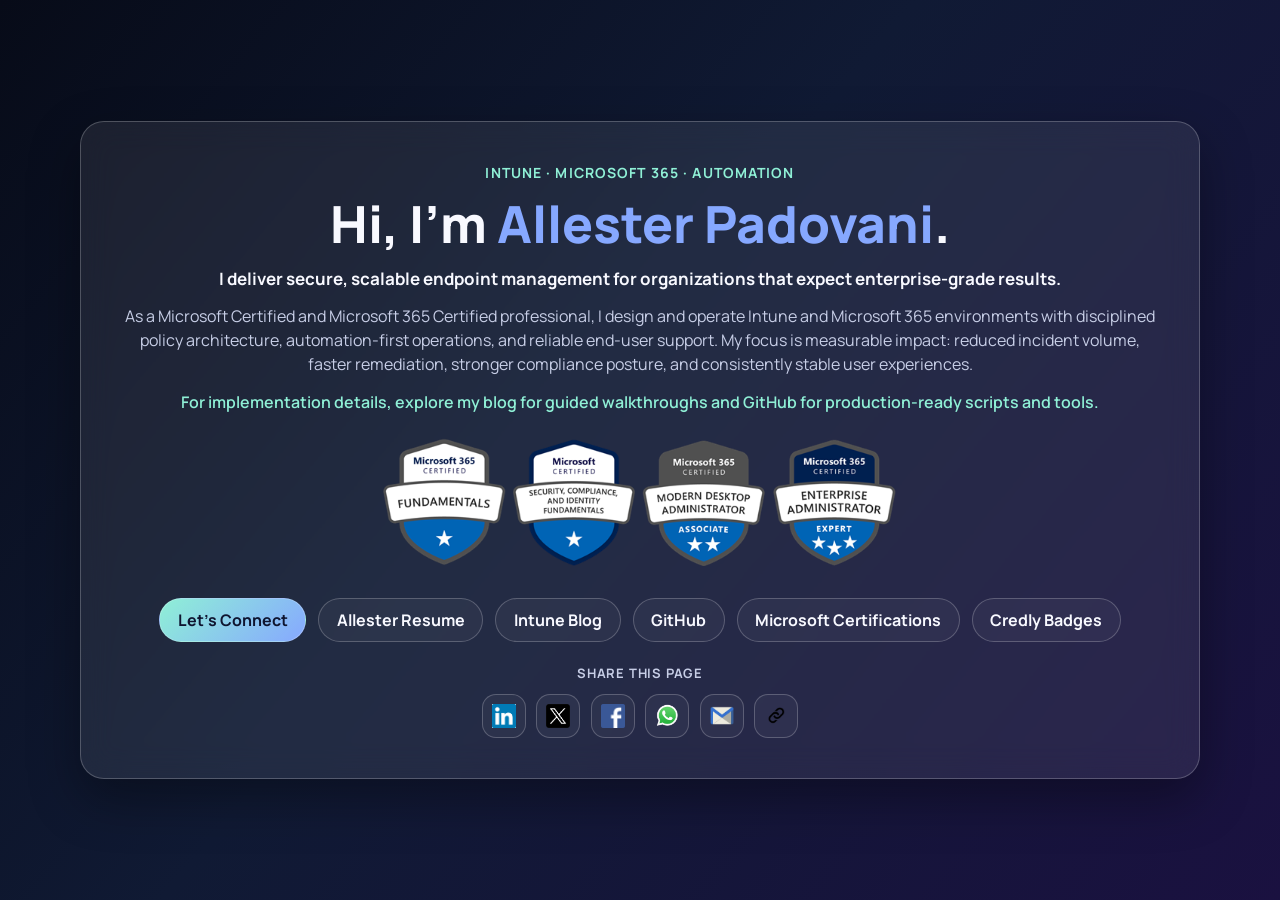
<file: index.html>
<!DOCTYPE html>
<html lang="en">

<head>
    <meta charset="UTF-8">
    <meta name="viewport" content="width=device-width, initial-scale=1.0">
    <meta name="theme-color" content="#070b18">
    <link rel="icon" type="image/svg" href="Icons/favicon.svg">
    <link rel="canonical" href="https://intuneadministrator.github.io/IntuneAdministratorSite/">
    <title>Allester Padovani | Microsoft Intune Specialist</title>
    <meta name="description" content="Allester Padovani – Microsoft Intune Specialist sharing real-world solutions, automation, and endpoint management strategies.">
    <!-- Open Graph -->
    <meta property="og:title" content="Allester Padovani | Microsoft Intune Specialist">
    <meta property="og:description" content="Allester Padovani – Microsoft Intune Specialist sharing real-world solutions, automation, and endpoint management strategies.">
    <meta property="og:image" content="https://intuneadministrator.github.io/IntuneAdministratorSite/Icons/Connect.jpg">
    <meta property="og:image:secure_url" content="https://intuneadministrator.github.io/IntuneAdministratorSite/Icons/Connect.jpg">
    <meta property="og:image:type" content="image/jpeg">
    <meta property="og:image:width" content="480">
    <meta property="og:image:height" content="267">
    <meta property="og:image:alt" content="Allester Padovani – Microsoft Intune Specialist">
    <meta property="og:url" content="https://intuneadministrator.github.io/IntuneAdministratorSite/">
    <meta property="og:type" content="website">
    <meta property="og:site_name" content="Allester Padovani">
    <meta property="og:locale" content="en_US">

    <!-- Twitter Card -->
    <meta name="twitter:card" content="summary_large_image">
    <meta name="twitter:title" content="Allester Padovani | Microsoft Intune Specialist">
    <meta name="twitter:description" content="Allester Padovani – Microsoft Intune Specialist sharing real-world solutions, automation, and endpoint management strategies.">
    <meta name="twitter:image" content="https://intuneadministrator.github.io/IntuneAdministratorSite/Icons/Connect.jpg">

    <script type="application/ld+json">
    {"@context":"https://schema.org","@type":"WebPage","name":"Allester Padovani | Microsoft Intune Specialist","url":"https://intuneadministrator.github.io/IntuneAdministratorSite/","description":"Allester Padovani – Microsoft Intune Specialist sharing real-world solutions, automation, and endpoint management strategies.","primaryImageOfPage":{"@type":"ImageObject","url":"https://intuneadministrator.github.io/IntuneAdministratorSite/Icons/Connect.jpg"}}
    </script>

    <link rel="preconnect" href="https://fonts.googleapis.com">
    <link rel="preconnect" href="https://fonts.gstatic.com" crossorigin>
    <link href="https://fonts.googleapis.com/css2?family=Manrope:wght@400;500;700;800&display=swap" rel="stylesheet">
    <style>
        :root {
            /*
             * Design system — identical on mobile and desktop (layout-only breakpoints elsewhere).
             * Background: #070b18 → #101a34 (45%) → #1a1140
             */
            --bg-1: #070b18;
            --bg-2: #101a34;
            --bg-3: #1a1140;
            --page-gradient: linear-gradient(130deg, var(--bg-1), var(--bg-2) 45%, var(--bg-3));
            --glass: rgba(255, 255, 255, 0.08);
            --glass-border: rgba(255, 255, 255, 0.22);
            --text-main: #f8f9ff;
            --text-muted: #c7cee6;
            --accent: #86a8ff;
            --accent-2: #8ff0d6;
            --btn-primary-text: #0f1530;
            --btn-primary-gradient: linear-gradient(135deg, var(--accent-2), var(--accent));
            --btn-ghost-surface: rgba(255, 255, 255, 0.04);
            --focus-ring: rgba(134, 168, 255, 0.45);
            --shadow-card: rgba(0, 0, 0, 0.35);
            --shadow-elevated: rgba(0, 0, 0, 0.25);
            --aurora-blue: rgba(134, 168, 255, 0.4);
            --aurora-mint: rgba(143, 240, 214, 0.34);
            --aurora-violet: rgba(176, 137, 255, 0.26);
            --grid-line: rgba(135, 178, 255, 0.08);
            --tap-highlight: rgba(134, 168, 255, 0.22);
            --glass-blur: blur(16px);
            --space-xs: clamp(0.75rem, 3vw, 1rem);
            --space-sm: clamp(1rem, 4vw, 1.5rem);
            --space-md: clamp(1.25rem, 5vw, 2.5rem);
            --touch-min: 44px;
        }

        *,
        *::before,
        *::after {
            box-sizing: border-box;
        }

        html {
            font-size: 100%;
            color-scheme: dark;
            -webkit-text-size-adjust: 100%;
            text-size-adjust: 100%;
            height: 100%;
            /* UA default canvas is white; fills gaps on mobile overscroll */
            background-color: var(--bg-1);
            background-image: var(--page-gradient);
        }

        body {
            position: relative;
            overflow-x: hidden;
            -webkit-tap-highlight-color: var(--tap-highlight);
            margin: 0;
            min-height: 100%;
            min-height: 100vh;
            min-height: 100dvh;
            min-height: -webkit-fill-available;
            display: flex;
            flex-direction: column;
            align-items: center;
            justify-content: center;
            font-family: "Manrope", sans-serif;
            font-size: 1rem;
            line-height: 1.5;
            color: var(--text-main);
            background-color: var(--bg-1);
            background-image: var(--page-gradient);
            padding: var(--space-sm) var(--space-xs);
        }

        body::before,
        body::after {
            content: "";
            position: fixed;
            inset: -20%;
            z-index: -1;
            pointer-events: none;
        }

        body::before {
            background:
                radial-gradient(45% 38% at 18% 24%, var(--aurora-blue), transparent 70%),
                radial-gradient(40% 36% at 82% 75%, var(--aurora-mint), transparent 72%),
                radial-gradient(38% 34% at 62% 18%, var(--aurora-violet), transparent 75%);
            filter: blur(12px) saturate(120%);
            animation: auroraShift 22s ease-in-out infinite alternate;
        }

        body::after {
            background:
                linear-gradient(var(--grid-line) 1px, transparent 1px),
                linear-gradient(90deg, var(--grid-line) 1px, transparent 1px);
            background-size: 42px 42px;
            opacity: 0.38;
            mask-image: radial-gradient(circle at 50% 45%, black 30%, transparent 82%);
            -webkit-mask-image: radial-gradient(circle at 50% 45%, black 30%, transparent 82%);
            animation: gridFloat 28s linear infinite;
        }

        .hero-card {
            position: relative;
            z-index: 1;
            width: 100%;
            max-width: 1120px;
            flex-shrink: 0;
            border-radius: clamp(16px, 3vw, 24px);
            padding: var(--space-md);
            text-align: center;
            background: var(--glass);
            border: 1px solid var(--glass-border);
            backdrop-filter: var(--glass-blur);
            -webkit-backdrop-filter: var(--glass-blur);
            box-shadow: 0 20px 50px var(--shadow-card);
        }

        .eyebrow {
            letter-spacing: 0.08em;
            text-transform: uppercase;
            font-weight: 700;
            font-size: clamp(0.8125rem, 2.2vw, 0.875rem);
            color: var(--accent-2);
            margin-bottom: 0.75rem;
        }

        h1 {
            font-weight: 800;
            font-size: clamp(1.75rem, 6vw + 0.5rem, 3.2rem);
            line-height: 1.1;
            margin: 0 0 1rem;
            text-wrap: balance;
        }

        .highlight {
            color: var(--accent);
        }

        .intro {
            color: var(--text-muted);
            max-width: 72ch;
            margin: 0 auto 1.5rem;
            font-size: 1rem;
            text-align: center;
        }

        @media (min-width: 1024px) {
            .intro {
                max-width: 100%;
            }
        }

        .intro-hook {
            display: block;
            color: var(--text-main);
            font-weight: 700;
            font-size: 1.0625rem;
            line-height: 1.35;
            margin-bottom: 0.85rem;
        }

        .intro-tease {
            display: block;
            margin-top: 0.85rem;
            color: var(--accent-2);
            font-weight: 600;
            font-size: 1rem;
        }

        .brand-image {
            display: block;
            max-width: 100%;
            width: min(100%, 520px);
            height: auto;
            margin: 0 auto 1.2rem;
        }

        /* —— Site navigation (hamburger < desktop, horizontal row on desktop) —— */
        .site-nav {
            width: 100%;
            margin-top: 2rem;
            margin-bottom: 0;
        }

        .nav-toggle {
            display: inline-flex;
            flex-direction: column;
            justify-content: center;
            align-items: center;
            gap: 6px;
            min-width: var(--touch-min);
            min-height: var(--touch-min);
            margin: 0 auto;
            padding: 0.5rem;
            border: 1px solid var(--glass-border);
            border-radius: 12px;
            background: var(--btn-ghost-surface);
            color: var(--text-main);
            cursor: pointer;
            transition: background 0.2s ease, border-color 0.2s ease;
        }

        .nav-toggle:hover,
        .nav-toggle:focus-visible {
            background: var(--glass);
            border-color: var(--glass-border);
            outline: none;
        }

        .nav-toggle:focus-visible {
            box-shadow: 0 0 0 3px var(--focus-ring);
        }

        .nav-toggle-bar {
            display: block;
            width: 22px;
            height: 2px;
            border-radius: 1px;
            background: currentColor;
            transition: transform 0.2s ease, opacity 0.2s ease;
        }

        .site-nav.is-open .nav-toggle-bar:nth-child(1) {
            transform: translateY(8px) rotate(45deg);
        }

        .site-nav.is-open .nav-toggle-bar:nth-child(2) {
            opacity: 0;
        }

        .site-nav.is-open .nav-toggle-bar:nth-child(3) {
            transform: translateY(-8px) rotate(-45deg);
        }

        .nav-toggle-label {
            position: absolute;
            width: 1px;
            height: 1px;
            padding: 0;
            margin: -1px;
            overflow: hidden;
            clip: rect(0, 0, 0, 0);
            white-space: nowrap;
            border: 0;
        }

        .nav-panel {
            list-style: none;
            margin: 0.75rem 0 0;
            padding: 0;
            display: none;
            flex-direction: column;
            align-items: stretch;
            gap: 0.5rem;
            width: 100%;
        }

        .site-nav.is-open .nav-panel {
            display: flex;
        }

        /* Same glass chrome as .hero-card — mobile menu matches desktop system */
        @media (max-width: 1023px) {
            .site-nav.is-open .nav-panel {
                margin-top: 0.75rem;
                padding: 0.65rem;
                border-radius: clamp(12px, 3vw, 20px);
                background: var(--glass);
                border: 1px solid var(--glass-border);
                backdrop-filter: var(--glass-blur);
                -webkit-backdrop-filter: var(--glass-blur);
                box-shadow: 0 12px 32px var(--shadow-elevated);
            }
        }

        .nav-panel li {
            margin: 0;
        }

        .btn-modern {
            display: inline-flex;
            align-items: center;
            justify-content: center;
            width: 100%;
            min-height: var(--touch-min);
            padding: 0.75rem 1.15rem;
            border-radius: 999px;
            font-weight: 700;
            font-size: 1rem;
            line-height: 1.2;
            text-align: center;
            text-decoration: none;
            border: 1px solid var(--glass-border);
            transition: transform 0.2s ease, box-shadow 0.2s ease;
        }

        .btn-modern:hover {
            transform: translateY(-2px);
            box-shadow: 0 10px 24px var(--shadow-elevated);
        }

        .btn-modern:focus-visible {
            outline: 2px solid var(--accent);
            outline-offset: 3px;
        }

        .btn-primary-modern {
            background: var(--btn-primary-gradient);
            color: var(--btn-primary-text);
        }

        .btn-ghost-modern {
            background: var(--btn-ghost-surface);
            color: var(--text-main);
        }

        .btn-ghost-modern:hover,
        .btn-ghost-modern:focus,
        .btn-ghost-modern:active {
            color: var(--text-main);
        }

        a.btn-primary-modern:visited {
            color: var(--btn-primary-text);
        }

        a.btn-ghost-modern:visited {
            color: var(--text-main);
        }

        @media (min-width: 1024px) {
            .nav-toggle {
                display: none;
            }

            .nav-panel {
                display: flex;
                flex-direction: row;
                flex-wrap: nowrap;
                justify-content: center;
                align-items: center;
                gap: 0.75rem;
                margin-top: 0;
            }

            .btn-modern {
                width: auto;
                min-height: var(--touch-min);
                padding: 0.65rem 1.1rem;
            }
        }

        /* —— Share row (social icons) —— */
        .share-strip {
            margin: 1.35rem auto 0;
            max-width: 38rem;
        }

        .share-strip-label {
            letter-spacing: 0.06em;
            text-transform: uppercase;
            font-weight: 700;
            font-size: clamp(0.75rem, 2vw, 0.8125rem);
            color: var(--text-muted);
            margin: 0 0 0.65rem;
        }

        .share-icons {
            list-style: none;
            margin: 0;
            padding: 0;
            display: flex;
            flex-wrap: wrap;
            justify-content: center;
            align-items: center;
            gap: 0.5rem 0.65rem;
        }

        .share-icons li {
            margin: 0;
        }

        .share-tile {
            display: inline-flex;
            align-items: center;
            justify-content: center;
            width: var(--touch-min);
            height: var(--touch-min);
            padding: 0;
            border: 1px solid var(--glass-border);
            border-radius: 14px;
            background: var(--btn-ghost-surface);
            color: inherit;
            text-decoration: none;
            cursor: pointer;
            transition: transform 0.2s ease, box-shadow 0.2s ease, background 0.2s ease;
        }

        .share-tile:hover {
            transform: translateY(-2px);
            box-shadow: 0 8px 20px var(--shadow-elevated);
            background: var(--glass);
        }

        .share-tile:focus-visible {
            outline: 2px solid var(--accent);
            outline-offset: 3px;
        }

        .share-tile img {
            width: 24px;
            height: 24px;
            object-fit: contain;
            display: block;
            pointer-events: none;
        }

        .share-status {
            position: absolute;
            width: 1px;
            height: 1px;
            padding: 0;
            margin: -1px;
            overflow: hidden;
            clip: rect(0, 0, 0, 0);
            white-space: nowrap;
            border: 0;
        }

        @keyframes auroraShift {
            0% {
                transform: translate3d(-3%, -2%, 0) scale(1);
            }

            100% {
                transform: translate3d(3%, 2%, 0) scale(1.1);
            }
        }

        @keyframes gridFloat {
            0% {
                transform: translate3d(0, 0, 0);
            }

            100% {
                transform: translate3d(-42px, -42px, 0);
            }
        }

        @media (prefers-reduced-motion: reduce) {
            body::before,
            body::after {
                animation: none;
            }

            .nav-toggle-bar,
            .btn-modern,
            .share-tile {
                transition: none;
            }
        }
    </style>
</head>

<body>
    <main class="hero-card">
        <div class="eyebrow">Intune · Microsoft 365 · Automation</div>
        <h1>Hi, I'm <span class="highlight">Allester Padovani</span>.</h1>
        <p class="intro">
            <span class="intro-hook">I deliver secure, scalable endpoint management for organizations that expect
                enterprise-grade results.</span>
            As a Microsoft Certified and Microsoft 365 Certified professional, I design and operate Intune and
            Microsoft 365 environments with disciplined policy architecture, automation-first operations, and reliable
            end-user support. My focus is measurable impact: reduced incident volume, faster remediation, stronger
            compliance posture, and consistently stable user experiences.
            <span class="intro-tease">For implementation details, explore my blog for guided walkthroughs and GitHub for
                production-ready scripts and tools.</span>
        </p>
        <img class="brand-image" src="Icons/M365.png" alt="Microsoft 365">
        <nav class="site-nav" id="site-nav" aria-label="Primary links">
            <button type="button" class="nav-toggle" id="nav-toggle" aria-expanded="false" aria-controls="nav-panel">
                <span class="nav-toggle-bar" aria-hidden="true"></span>
                <span class="nav-toggle-bar" aria-hidden="true"></span>
                <span class="nav-toggle-bar" aria-hidden="true"></span>
                <span class="nav-toggle-label">Open menu</span>
            </button>
            <ul class="nav-panel" id="nav-panel">
                <li><a class="btn-modern btn-primary-modern" href="https://www.linkedin.com/in/allester-padovani/"
                        target="_blank" rel="noopener noreferrer">Let's Connect</a></li>
                <li><a class="btn-modern btn-ghost-modern" href="Cv/Allester_Padovani_IT_Resume.html" target="_blank"
                        rel="noopener noreferrer">Allester Resume</a></li>
                <li><a class="btn-modern btn-ghost-modern" href="https://endpointtechblog.com/" target="_blank"
                        rel="noopener noreferrer">Intune Blog</a></li>
                <li><a class="btn-modern btn-ghost-modern" href="https://github.com/IntuneAdministrator" target="_blank"
                        rel="noopener noreferrer">GitHub</a></li>
                <li><a class="btn-modern btn-ghost-modern"
                        href="https://learn.microsoft.com/en-us/users/allesterpadovani/transcript/vnzenfz5gzr4689?tab=credentials-tab"
                        target="_blank" rel="noopener noreferrer">Microsoft Certifications</a></li>
                <li><a class="btn-modern btn-ghost-modern" href="https://www.credly.com/users/allester-padovani"
                        target="_blank" rel="noopener noreferrer">Credly Badges</a></li>
            </ul>
        </nav>
        <section class="share-strip" aria-labelledby="share-heading">
            <h2 id="share-heading" class="share-strip-label">Share this page</h2>
            <ul class="share-icons">
                <li>
                    <a class="share-tile" href="https://www.linkedin.com/sharing/share-offsite/?url=https%3A%2F%2Fintuneadministrator.github.io%2FIntuneAdministratorSite%2F"
                        target="_blank" rel="noopener noreferrer" title="Share on LinkedIn"
                        aria-label="Share on LinkedIn"><img src="Icons/Social%20Media/Linkedin_Icon.png" width="24"
                            height="24" alt="" aria-hidden="true"></a>
                </li>
                <li>
                    <a class="share-tile" href="https://twitter.com/intent/tweet?text=Allester%20Padovani%20%7C%20Microsoft%20Intune%20Specialist&amp;url=https%3A%2F%2Fintuneadministrator.github.io%2FIntuneAdministratorSite%2F"
                        target="_blank" rel="noopener noreferrer" title="Share on X" aria-label="Share on X"><img
                            src="Icons/Social%20Media/X_Icon.png" width="24" height="24" alt=""
                            aria-hidden="true"></a>
                </li>
                <li>
                    <a class="share-tile" href="https://www.facebook.com/sharer/sharer.php?u=https%3A%2F%2Fintuneadministrator.github.io%2FIntuneAdministratorSite%2F"
                        target="_blank" rel="noopener noreferrer" title="Share on Facebook"
                        aria-label="Share on Facebook"><img src="Icons/Social%20Media/Facebook_Icon.png" width="24"
                            height="24" alt="" aria-hidden="true"></a>
                </li>
                <li>
                    <a class="share-tile" href="https://wa.me/?text=Allester%20Padovani%20%7C%20Microsoft%20Intune%20Specialist%20https%3A%2F%2Fintuneadministrator.github.io%2FIntuneAdministratorSite%2F"
                        target="_blank" rel="noopener noreferrer" title="Share on WhatsApp"
                        aria-label="Share on WhatsApp"><img src="Icons/Social%20Media/Whatsapp_Icon.png" width="24"
                            height="24" alt="" aria-hidden="true"></a>
                </li>
                <li>
                    <a class="share-tile"
                        href="mailto:?subject=Allester%20Padovani%20%7C%20Microsoft%20Intune%20Specialist&amp;body=Allester%20Padovani%20%E2%80%93%20Microsoft%20Intune%20Specialist%0A%0Ahttps%3A%2F%2Fintuneadministrator.github.io%2FIntuneAdministratorSite%2F"
                        title="Share by email" aria-label="Share by email"><img src="Icons/Social%20Media/Email_Icon.png"
                            width="24" height="24" alt="" aria-hidden="true"></a>
                </li>
                <li>
                    <button type="button" class="share-tile" id="share-page-link"
                        title="Copy link or use device share" aria-label="Copy page link or open device share">
                        <img src="Icons/Social%20Media/Links_Icon.png" width="24" height="24" alt=""
                            aria-hidden="true">
                    </button>
                </li>
            </ul>
            <span id="share-status" class="share-status" aria-live="polite"></span>
        </section>
    </main>

    <script>
        (function () {
            var nav = document.getElementById("site-nav");
            var toggle = document.getElementById("nav-toggle");
            var panel = document.getElementById("nav-panel");
            var mq = window.matchMedia("(min-width: 1024px)");

            function setExpanded(open) {
                toggle.setAttribute("aria-expanded", open ? "true" : "false");
                toggle.querySelector(".nav-toggle-label").textContent = open ? "Close menu" : "Open menu";
                panel.setAttribute("aria-hidden", mq.matches ? "false" : (open ? "false" : "true"));
            }

            toggle.addEventListener("click", function () {
                if (mq.matches) return;
                var open = !nav.classList.contains("is-open");
                nav.classList.toggle("is-open", open);
                setExpanded(open);
            });

            panel.querySelectorAll("a").forEach(function (link) {
                link.addEventListener("click", function () {
                    if (!mq.matches) {
                        nav.classList.remove("is-open");
                        setExpanded(false);
                    }
                });
            });

            mq.addEventListener("change", function (e) {
                if (e.matches) {
                    nav.classList.remove("is-open");
                    panel.removeAttribute("aria-hidden");
                    toggle.setAttribute("aria-expanded", "false");
                    toggle.querySelector(".nav-toggle-label").textContent = "Open menu";
                } else {
                    setExpanded(false);
                }
            });

            if (mq.matches) {
                panel.removeAttribute("aria-hidden");
            } else {
                setExpanded(false);
            }

            document.addEventListener("keydown", function (e) {
                if (e.key === "Escape" && nav.classList.contains("is-open")) {
                    nav.classList.remove("is-open");
                    setExpanded(false);
                    toggle.focus();
                }
            });
        })();

        (function () {
            var shareBtn = document.getElementById("share-page-link");
            var statusEl = document.getElementById("share-status");
            if (!shareBtn || !statusEl) return;

            var pageUrl = "https://intuneadministrator.github.io/IntuneAdministratorSite/";
            var shareTitle = "Allester Padovani | Microsoft Intune Specialist";

            function announce(msg) {
                statusEl.textContent = "";
                statusEl.textContent = msg;
                window.setTimeout(function () {
                    statusEl.textContent = "";
                }, 4000);
            }

            shareBtn.addEventListener("click", function () {
                if (navigator.share) {
                    navigator.share({ title: shareTitle, url: pageUrl }).then(function () {
                        announce("Shared.");
                    }).catch(function () {});
                } else if (navigator.clipboard && navigator.clipboard.writeText) {
                    navigator.clipboard.writeText(pageUrl).then(function () {
                        announce("Link copied to clipboard.");
                    }).catch(function () {
                        announce("Could not copy link.");
                    });
                } else {
                    window.prompt("Copy this link:", pageUrl);
                }
            });
        })();
    </script>
</body>

</html>
</file>
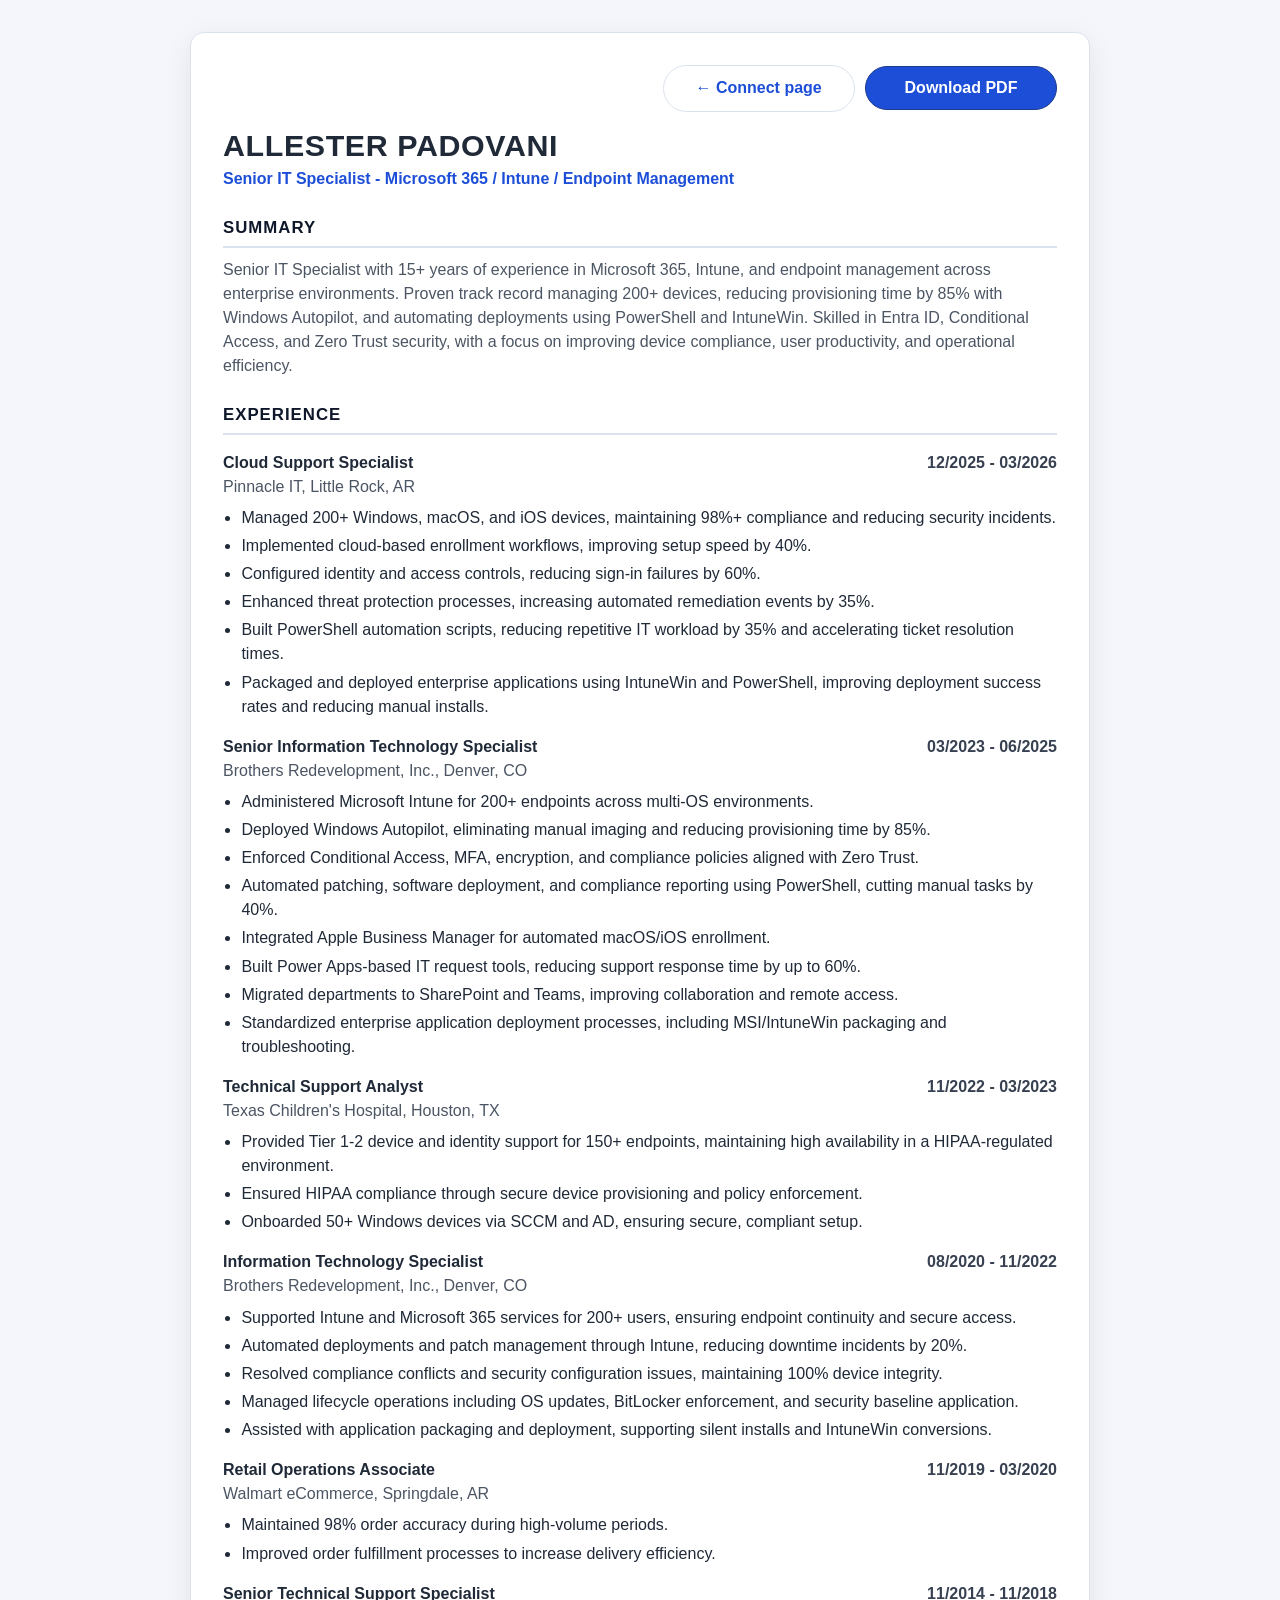
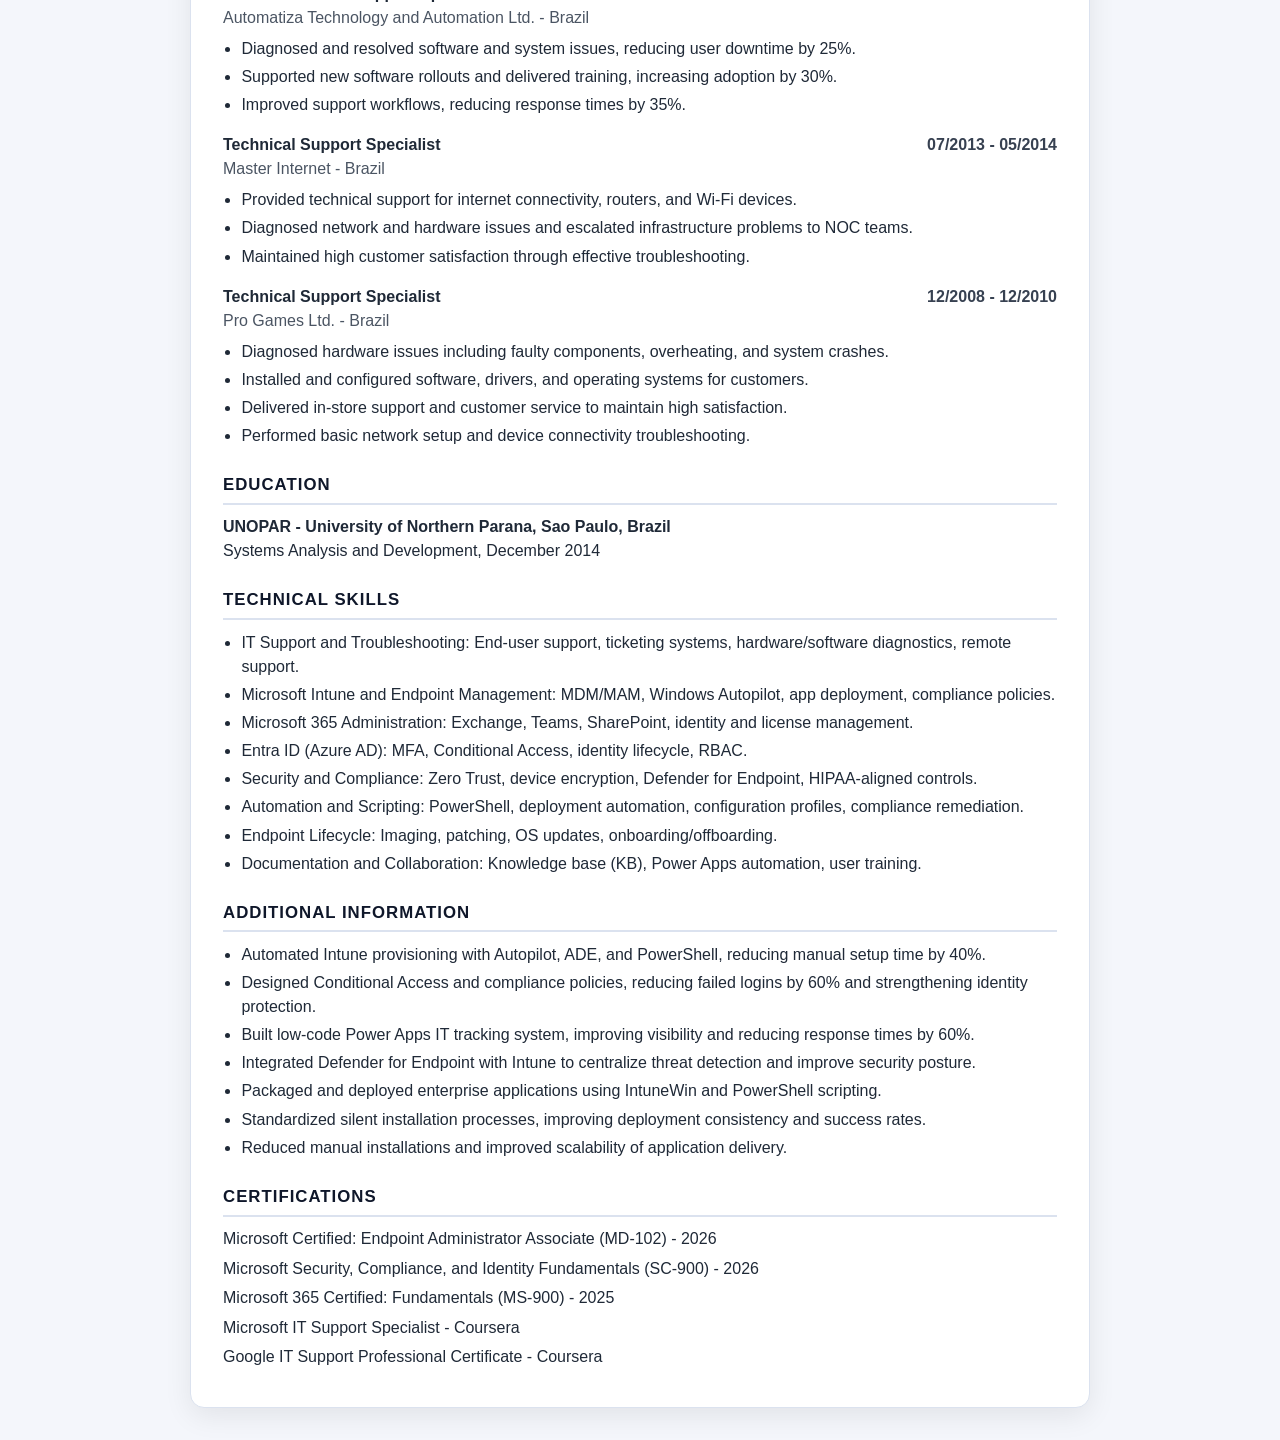
<file: Cv/Allester_Padovani_IT_Resume.html>
<!DOCTYPE html>
<html lang="en">
<head>
    <meta charset="UTF-8">
    <meta name="viewport" content="width=device-width, initial-scale=1.0">
    <link rel="icon" type="image/svg+xml" href="../Icons/favicon.svg">
    <title>Allester Padovani | Resume</title>
    <style>
        :root {
            --bg: #f4f6fb;
            --paper: #ffffff;
            --text: #1f2937;
            --muted: #4b5563;
            --accent: #1d4ed8;
            --line: #dbe2ef;
            --touch-min: 44px;
            --pad-x: clamp(0.875rem, 4vw, 1.25rem);
            --pad-y: clamp(1rem, 4vw, 2rem);
        }

        *,
        *::before,
        *::after {
            box-sizing: border-box;
        }

        html {
            font-size: 100%;
            -webkit-text-size-adjust: 100%;
            text-size-adjust: 100%;
        }

        body {
            margin: 0;
            font-family: "Segoe UI", Tahoma, Arial, sans-serif;
            font-size: 1rem;
            color: var(--text);
            background: var(--bg);
            line-height: 1.5;
            padding: var(--pad-y) var(--pad-x);
            overflow-x: hidden;
        }

        .resume {
            width: 100%;
            max-width: 900px;
            margin: 0 auto;
            background: var(--paper);
            border: 1px solid var(--line);
            border-radius: clamp(10px, 2vw, 14px);
            padding: clamp(1.15rem, 4vw, 2rem);
            box-shadow: 0 8px 28px rgba(0, 0, 0, 0.08);
        }

        h1 {
            margin: 0;
            font-size: clamp(1.5rem, 5vw + 0.5rem, 1.9rem);
            letter-spacing: 0.02em;
            line-height: 1.15;
            text-wrap: balance;
        }

        .top-actions {
            display: flex;
            flex-direction: column;
            flex-wrap: wrap;
            gap: 0.65rem;
            margin-bottom: 1rem;
        }

        .top-actions .link-home,
        .top-actions .btn-download {
            display: inline-flex;
            align-items: center;
            justify-content: center;
            min-height: var(--touch-min);
            padding: 0.65rem 1.1rem;
            font-size: 1rem;
            font-weight: 600;
            font-family: inherit;
            border-radius: 999px;
            text-align: center;
            text-decoration: none;
            cursor: pointer;
            width: 100%;
        }

        .link-home {
            order: 1;
            border: 1px solid var(--line);
            background: #fff;
            color: var(--accent);
        }

        .link-home:hover,
        .link-home:focus-visible {
            background: #f8fafc;
            outline: 2px solid var(--accent);
            outline-offset: 2px;
        }

        .btn-download {
            order: 2;
            border: 1px solid #1e3a8a;
            background: #1d4ed8;
            color: #fff;
        }

        .btn-download:hover {
            background: #1e40af;
        }

        .btn-download:focus-visible {
            outline: 2px solid #1e3a8a;
            outline-offset: 2px;
        }

        @media (min-width: 480px) {
            .top-actions {
                flex-direction: row;
                justify-content: flex-end;
                align-items: center;
            }

            .top-actions .link-home,
            .top-actions .btn-download {
                width: auto;
                min-width: min(100%, 12rem);
            }

            .link-home {
                order: 0;
            }

            .btn-download {
                order: 1;
            }
        }

        .subtitle {
            margin: 0.35rem 0 1.25rem;
            font-size: 1rem;
            color: var(--accent);
            font-weight: 600;
            line-height: 1.4;
        }

        h2 {
            font-size: clamp(1rem, 2.5vw, 1.05rem);
            margin: 1.5rem 0 0.65rem;
            text-transform: uppercase;
            letter-spacing: 0.06em;
            color: #0f172a;
            border-bottom: 2px solid var(--line);
            padding-bottom: 0.35rem;
        }

        .summary {
            margin: 0.2rem 0 0;
            color: var(--muted);
        }

        .job {
            margin-top: 1rem;
        }

        .job-header {
            display: flex;
            justify-content: space-between;
            gap: 1rem;
            flex-wrap: wrap;
        }

        .job-title {
            font-weight: 700;
        }

        .company {
            color: var(--muted);
        }

        .dates {
            font-weight: 600;
            color: #374151;
        }

        ul {
            margin: 0.45rem 0 0;
            padding: 0;
            padding-inline-start: 1.15rem;
        }

        li {
            margin: 0.26rem 0;
            overflow-wrap: anywhere;
        }

        .edu-line,
        .cert-line {
            margin: 0.35rem 0;
        }

        img,
        video {
            max-width: 100%;
            height: auto;
        }

        @media print {
            body {
                background: #fff;
                padding: 0;
            }

            .top-actions {
                display: none !important;
            }

            .resume {
                border: 0;
                border-radius: 0;
                box-shadow: none;
                max-width: none;
            }
        }
    </style>
</head>
<body>
    <main class="resume">
        <div class="top-actions">
            <a class="link-home" href="../index.html">← Connect page</a>
            <button class="btn-download" type="button" onclick="window.print()">Download PDF</button>
        </div>
        <h1>ALLESTER PADOVANI</h1>
        <p class="subtitle">Senior IT Specialist - Microsoft 365 / Intune / Endpoint Management</p>

        <h2>Summary</h2>
        <p class="summary">
            Senior IT Specialist with 15+ years of experience in Microsoft 365, Intune, and endpoint management across
            enterprise environments. Proven track record managing 200+ devices, reducing provisioning time by 85% with
            Windows Autopilot, and automating deployments using PowerShell and IntuneWin. Skilled in Entra ID,
            Conditional Access, and Zero Trust security, with a focus on improving device compliance, user
            productivity, and operational efficiency.
        </p>

        <h2>Experience</h2>

        <section class="job">
            <div class="job-header">
                <div>
                    <div class="job-title">Cloud Support Specialist</div>
                    <div class="company">Pinnacle IT, Little Rock, AR</div>
                </div>
                <div class="dates">12/2025 - 03/2026</div>
            </div>
            <ul>
                <li>Managed 200+ Windows, macOS, and iOS devices, maintaining 98%+ compliance and reducing security incidents.</li>
                <li>Implemented cloud-based enrollment workflows, improving setup speed by 40%.</li>
                <li>Configured identity and access controls, reducing sign-in failures by 60%.</li>
                <li>Enhanced threat protection processes, increasing automated remediation events by 35%.</li>
                <li>Built PowerShell automation scripts, reducing repetitive IT workload by 35% and accelerating ticket resolution times.</li>
                <li>Packaged and deployed enterprise applications using IntuneWin and PowerShell, improving deployment success rates and reducing manual installs.</li>
            </ul>
        </section>

        <section class="job">
            <div class="job-header">
                <div>
                    <div class="job-title">Senior Information Technology Specialist</div>
                    <div class="company">Brothers Redevelopment, Inc., Denver, CO</div>
                </div>
                <div class="dates">03/2023 - 06/2025</div>
            </div>
            <ul>
                <li>Administered Microsoft Intune for 200+ endpoints across multi-OS environments.</li>
                <li>Deployed Windows Autopilot, eliminating manual imaging and reducing provisioning time by 85%.</li>
                <li>Enforced Conditional Access, MFA, encryption, and compliance policies aligned with Zero Trust.</li>
                <li>Automated patching, software deployment, and compliance reporting using PowerShell, cutting manual tasks by 40%.</li>
                <li>Integrated Apple Business Manager for automated macOS/iOS enrollment.</li>
                <li>Built Power Apps-based IT request tools, reducing support response time by up to 60%.</li>
                <li>Migrated departments to SharePoint and Teams, improving collaboration and remote access.</li>
                <li>Standardized enterprise application deployment processes, including MSI/IntuneWin packaging and troubleshooting.</li>
            </ul>
        </section>

        <section class="job">
            <div class="job-header">
                <div>
                    <div class="job-title">Technical Support Analyst</div>
                    <div class="company">Texas Children's Hospital, Houston, TX</div>
                </div>
                <div class="dates">11/2022 - 03/2023</div>
            </div>
            <ul>
                <li>Provided Tier 1-2 device and identity support for 150+ endpoints, maintaining high availability in a HIPAA-regulated environment.</li>
                <li>Ensured HIPAA compliance through secure device provisioning and policy enforcement.</li>
                <li>Onboarded 50+ Windows devices via SCCM and AD, ensuring secure, compliant setup.</li>
            </ul>
        </section>

        <section class="job">
            <div class="job-header">
                <div>
                    <div class="job-title">Information Technology Specialist</div>
                    <div class="company">Brothers Redevelopment, Inc., Denver, CO</div>
                </div>
                <div class="dates">08/2020 - 11/2022</div>
            </div>
            <ul>
                <li>Supported Intune and Microsoft 365 services for 200+ users, ensuring endpoint continuity and secure access.</li>
                <li>Automated deployments and patch management through Intune, reducing downtime incidents by 20%.</li>
                <li>Resolved compliance conflicts and security configuration issues, maintaining 100% device integrity.</li>
                <li>Managed lifecycle operations including OS updates, BitLocker enforcement, and security baseline application.</li>
                <li>Assisted with application packaging and deployment, supporting silent installs and IntuneWin conversions.</li>
            </ul>
        </section>

        <section class="job">
            <div class="job-header">
                <div>
                    <div class="job-title">Retail Operations Associate</div>
                    <div class="company">Walmart eCommerce, Springdale, AR</div>
                </div>
                <div class="dates">11/2019 - 03/2020</div>
            </div>
            <ul>
                <li>Maintained 98% order accuracy during high-volume periods.</li>
                <li>Improved order fulfillment processes to increase delivery efficiency.</li>
            </ul>
        </section>

        <section class="job">
            <div class="job-header">
                <div>
                    <div class="job-title">Senior Technical Support Specialist</div>
                    <div class="company">Automatiza Technology and Automation Ltd. - Brazil</div>
                </div>
                <div class="dates">11/2014 - 11/2018</div>
            </div>
            <ul>
                <li>Diagnosed and resolved software and system issues, reducing user downtime by 25%.</li>
                <li>Supported new software rollouts and delivered training, increasing adoption by 30%.</li>
                <li>Improved support workflows, reducing response times by 35%.</li>
            </ul>
        </section>

        <section class="job">
            <div class="job-header">
                <div>
                    <div class="job-title">Technical Support Specialist</div>
                    <div class="company">Master Internet - Brazil</div>
                </div>
                <div class="dates">07/2013 - 05/2014</div>
            </div>
            <ul>
                <li>Provided technical support for internet connectivity, routers, and Wi-Fi devices.</li>
                <li>Diagnosed network and hardware issues and escalated infrastructure problems to NOC teams.</li>
                <li>Maintained high customer satisfaction through effective troubleshooting.</li>
            </ul>
        </section>

        <section class="job">
            <div class="job-header">
                <div>
                    <div class="job-title">Technical Support Specialist</div>
                    <div class="company">Pro Games Ltd. - Brazil</div>
                </div>
                <div class="dates">12/2008 - 12/2010</div>
            </div>
            <ul>
                <li>Diagnosed hardware issues including faulty components, overheating, and system crashes.</li>
                <li>Installed and configured software, drivers, and operating systems for customers.</li>
                <li>Delivered in-store support and customer service to maintain high satisfaction.</li>
                <li>Performed basic network setup and device connectivity troubleshooting.</li>
            </ul>
        </section>

        <h2>Education</h2>
        <p class="edu-line">
            <strong>UNOPAR - University of Northern Parana, Sao Paulo, Brazil</strong><br>
            Systems Analysis and Development, December 2014
        </p>

        <h2>Technical Skills</h2>
        <ul>
            <li>IT Support and Troubleshooting: End-user support, ticketing systems, hardware/software diagnostics, remote support.</li>
            <li>Microsoft Intune and Endpoint Management: MDM/MAM, Windows Autopilot, app deployment, compliance policies.</li>
            <li>Microsoft 365 Administration: Exchange, Teams, SharePoint, identity and license management.</li>
            <li>Entra ID (Azure AD): MFA, Conditional Access, identity lifecycle, RBAC.</li>
            <li>Security and Compliance: Zero Trust, device encryption, Defender for Endpoint, HIPAA-aligned controls.</li>
            <li>Automation and Scripting: PowerShell, deployment automation, configuration profiles, compliance remediation.</li>
            <li>Endpoint Lifecycle: Imaging, patching, OS updates, onboarding/offboarding.</li>
            <li>Documentation and Collaboration: Knowledge base (KB), Power Apps automation, user training.</li>
        </ul>

        <h2>Additional Information</h2>
        <ul>
            <li>Automated Intune provisioning with Autopilot, ADE, and PowerShell, reducing manual setup time by 40%.</li>
            <li>Designed Conditional Access and compliance policies, reducing failed logins by 60% and strengthening identity protection.</li>
            <li>Built low-code Power Apps IT tracking system, improving visibility and reducing response times by 60%.</li>
            <li>Integrated Defender for Endpoint with Intune to centralize threat detection and improve security posture.</li>
            <li>Packaged and deployed enterprise applications using IntuneWin and PowerShell scripting.</li>
            <li>Standardized silent installation processes, improving deployment consistency and success rates.</li>
            <li>Reduced manual installations and improved scalability of application delivery.</li>
        </ul>

        <h2>Certifications</h2>
        <p class="cert-line">Microsoft Certified: Endpoint Administrator Associate (MD-102) - 2026</p>
        <p class="cert-line">Microsoft Security, Compliance, and Identity Fundamentals (SC-900) - 2026</p>
        <p class="cert-line">Microsoft 365 Certified: Fundamentals (MS-900) - 2025</p>
        <p class="cert-line">Microsoft IT Support Specialist - Coursera</p>
        <p class="cert-line">Google IT Support Professional Certificate - Coursera</p>
    </main>
</body>
</html>
</file>
